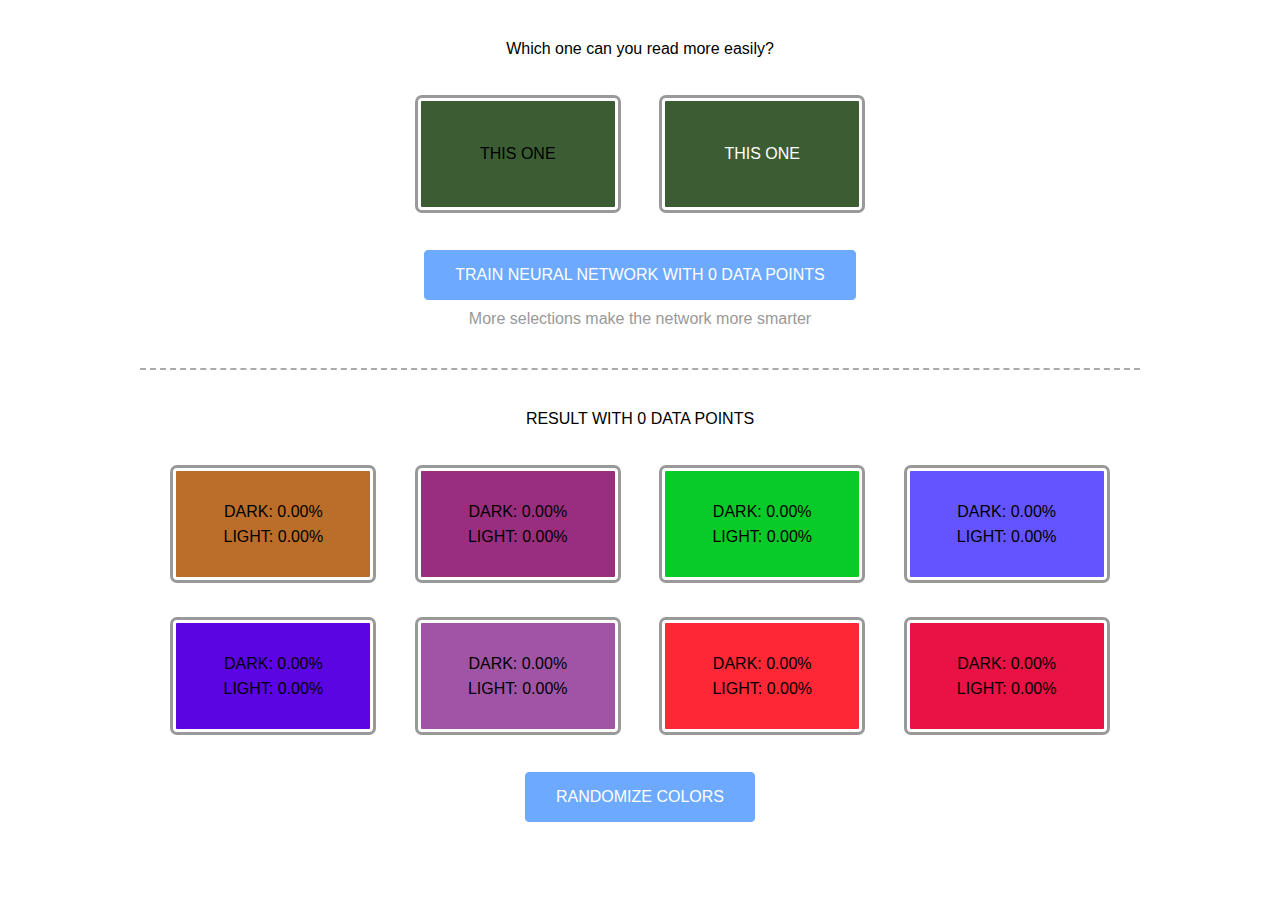
<file: ml-recognize-contrast/index.html>
<!doctype html>
<html lang="en">
<head>
  <meta charset="utf-8" />
  <title>Neural Network Recognize Color Contrast</title>
  <link rel="stylesheet" href="index.css?v=1" />
  <meta name="viewport" content="width=device-width, initial-scale=1, maximum-scale=1, user-scalable=no" />
  <script src="brain.min.js"></script>
</head>
<body>
  <div>Which one can you read more easily?</div>

  <div class="squares">
    <div id="square1" class="square light hover mt-40 ml-40">THIS ONE</div>
    <div id="square2" class="square dark hover mt-40 ml-40">THIS ONE</div>
  </div>

  <button id="trainNeuralNetwork" class="mt-40" disabled="disabled">Train Neural Network with <span id="countDataPoints">0</span> Data Points</button>

  <div class="mt-10 mb-40 c-999">More selections make the network more smarter</div>

  <hr />

  <div class="mt-40">RESULT WITH <span id="resultWithXDataPoints">0</span> DATA POINTS</div>

  <div class="squares">
    <div id="square3" class="square light mt-40 ml-40">
      <div class="dark">DARK: 0.00%</div>
      <div class="light">LIGHT: 0.00%</div>
    </div>
    <div id="square4" class="square light mt-40 ml-40">
      <div class="dark">DARK: 0.00%</div>
      <div class="light">LIGHT: 0.00%</div>
    </div>
    <div id="square5" class="square light mt-40 ml-40">
      <div class="dark">DARK: 0.00%</div>
      <div class="light">LIGHT: 0.00%</div>
    </div>
    <div id="square6" class="square light mt-40 ml-40">
      <div class="dark">DARK: 0.00%</div>
      <div class="light">LIGHT: 0.00%</div>
    </div>
    <div id="square7" class="square light mt-40 ml-40">
      <div class="dark">DARK: 0.00%</div>
      <div class="light">LIGHT: 0.00%</div>
    </div>
    <div id="square8" class="square light mt-40 ml-40">
      <div class="dark">DARK: 0.00%</div>
      <div class="light">LIGHT: 0.00%</div>
    </div>
    <div id="square9" class="square light mt-40 ml-40">
      <div class="dark">DARK: 0.00%</div>
      <div class="light">LIGHT: 0.00%</div>
    </div>
    <div id="square10" class="square light mt-40 ml-40">
      <div class="dark">DARK: 0.00%</div>
      <div class="light">LIGHT: 0.00%</div>
    </div>
  </div>

  <button id="randomizeColors" class="mt-40" disabled="disabled">Randomize Colors</button>

  <script src="index.js?v=1"></script>
</body>
</html>
</file>
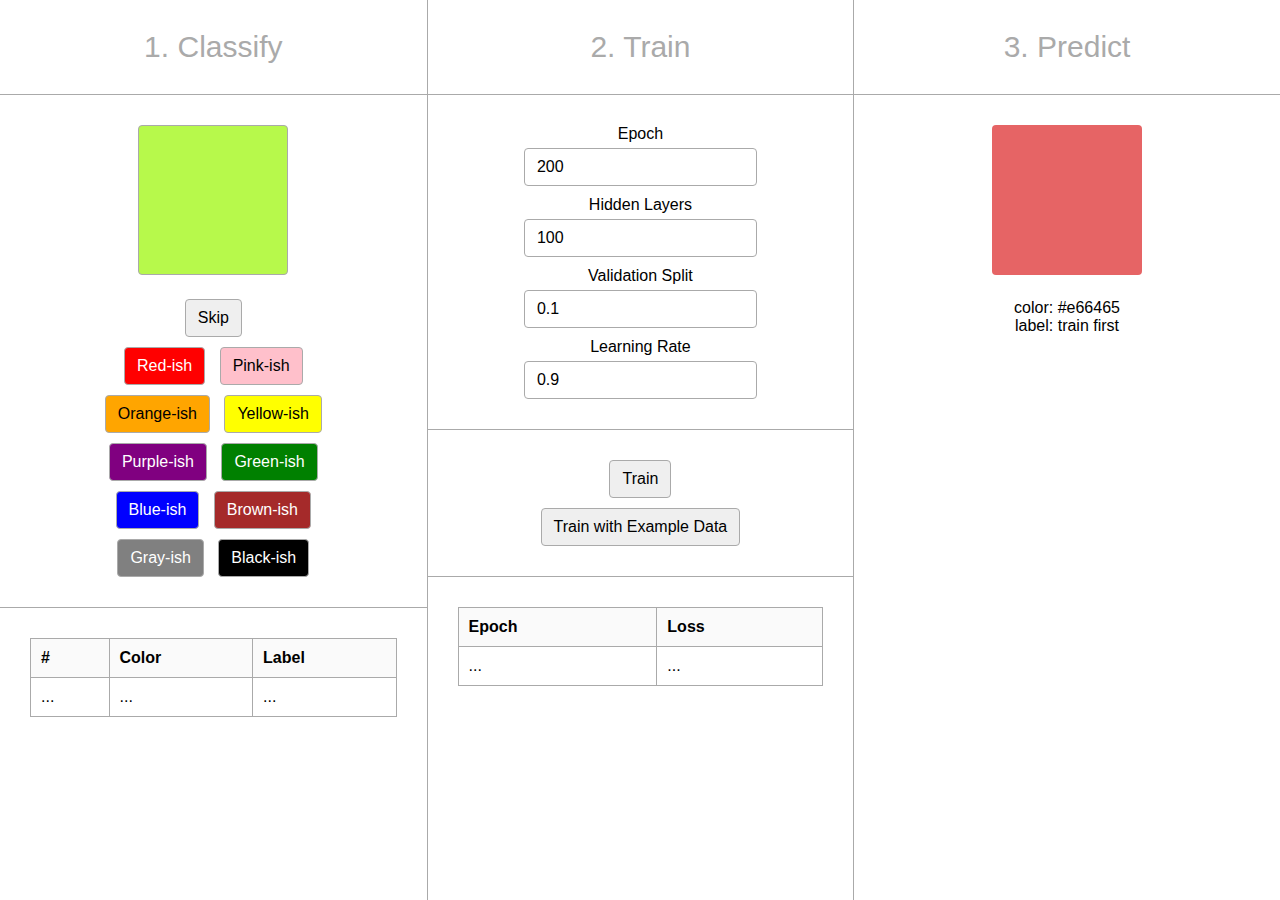
<file: ai/color-classifier/index.html>
<!doctype html>
<html lang="en">
<head>
  <meta charset="utf-8" />
  <title>Color Classifier</title>
  <link rel="stylesheet" href="./style.css?v=8" />
  <meta name="viewport" content="width=device-width, initial-scale=1, maximum-scale=1, user-scalable=no" />
</head>
<body>
  <section>
    <div class="sectionTitle">1. Classify</div>

    <div class="sectionContent">
      <div id="showColor"></div>

      <div class="classifyColors">
        <div class="mt-20">
          <button class="classifyButton crb skip">
            Skip
          </button>
        </div>

        <div class="mt-10">
          <button
            data-color="red-ish"
            class="classifyButton"
            style="background-color: red;">
            Red-ish
          </button>
          <button
            data-color="pink-ish"
            class="classifyButton"
            style="background-color: pink; color: black;">
            Pink-ish
          </button>
        </div>
        <div class="mt-10">
          <button
            data-color="orange-ish"
            class="classifyButton"
            style="background-color: orange; color: black;">
            Orange-ish
          </button>
          <button
            data-color="yellow-ish"
            class="classifyButton"
            style="background-color: yellow; color: black;">
            Yellow-ish
          </button>
        </div>
        <div class="mt-10">
          <button
            data-color="purple-ish"
            class="classifyButton"
            style="background-color: purple;">
            Purple-ish
          </button>
          <button
            data-color="green-ish"
            class="classifyButton"
            style="background-color: green;">
            Green-ish
          </button>
        </div>
        <div class="mt-10">
          <button
            data-color="blue-ish"
            class="classifyButton"
            style="background-color: blue;">
            Blue-ish
          </button>
          <button
            data-color="brown-ish"
            class="classifyButton"
            style="background-color: brown;">
            Brown-ish
          </button>
        </div>
        <div class="mt-10">
          <button
            data-color="gray-ish"
            class="classifyButton"
            style="background-color: gray;">
            Gray-ish
          </button>
          <button
            data-color="black-ish"
            class="classifyButton"
            style="background-color: black;">
            Black-ish
          </button>
        </div>
      </div>
    </div>

    <div class="sectionContent">
      <table id="selectedColors">
        <thead>
          <tr>
            <th>#</th>
            <th>Color</th>
            <th>Label</th>
          </tr>
        </thead>

        <tbody>
          <tr>
            <td>...</td>
            <td>...</td>
            <td>...</td>
          </tr>
        </tbody>
      </table>
    </div>
  </section>

  <section>
    <div class="sectionTitle">2. Train</div>

    <div class="sectionContent">
      <div class="field">
        <label for="trainEpoch">
          Epoch
        </label>
        <br />
        <input
          type="text"
          value="200"
          class="mt-5"
          id="trainEpoch" />
      </div>

      <div class="field mt-10">
        <label for="trainHiddenLayers">
          Hidden Layers
        </label>
        <br />
        <input
          type="text"
          value="100"
          class="mt-5"
          id="trainHiddenLayers" />
      </div>

      <div class="field mt-10">
        <label for="trainValidationSplit">
          Validation Split
        </label>
        <br />
        <input
          type="text"
          value="0.1"
          class="mt-5"
          id="trainValidationSplit" />
      </div>

      <div class="field mt-10">
        <label for="trainLearningRate">
          Learning Rate
        </label>
        <br />
        <input
          type="text"
          value="0.9"
          class="mt-5"
          id="trainLearningRate" />
      </div>
    </div>

    <div class="sectionContent">
      <div>
        <button
          class="crb"
          id="trainData">
          Train
        </button>
      </div>

      <div>
        <button
          class="crb mt-10"
          id="trainWithExampleData">
          Train with Example Data
        </button>
      </div>
    </div>

    <div class="sectionContent">
      <table id="trainResults">
        <thead>
          <tr>
            <th>Epoch</th>
            <th>Loss</th>
          </tr>
        </thead>

        <tbody>
          <tr>
            <td>...</td>
            <td>...</td>
          </tr>
        </tbody>
      </table>
    </div>
  </section>

  <section>
    <div class="sectionTitle">3. Predict</div>

    <div class="sectionContent">
      <input
        type="color"
        value="#e66465"
        id="colorWillPredict" />

      <div class="mt-20">
        <div id="selectedColor">color: #e66465</div>
        <div id="label">label: train first</div>
      </div>
    </div>
  </section>

  <script src="./../lib/tensorflow/1.2.8/tf.min.js"></script>
  <script src="./main.js?v=7"></script>
</body>
</html>
</file>
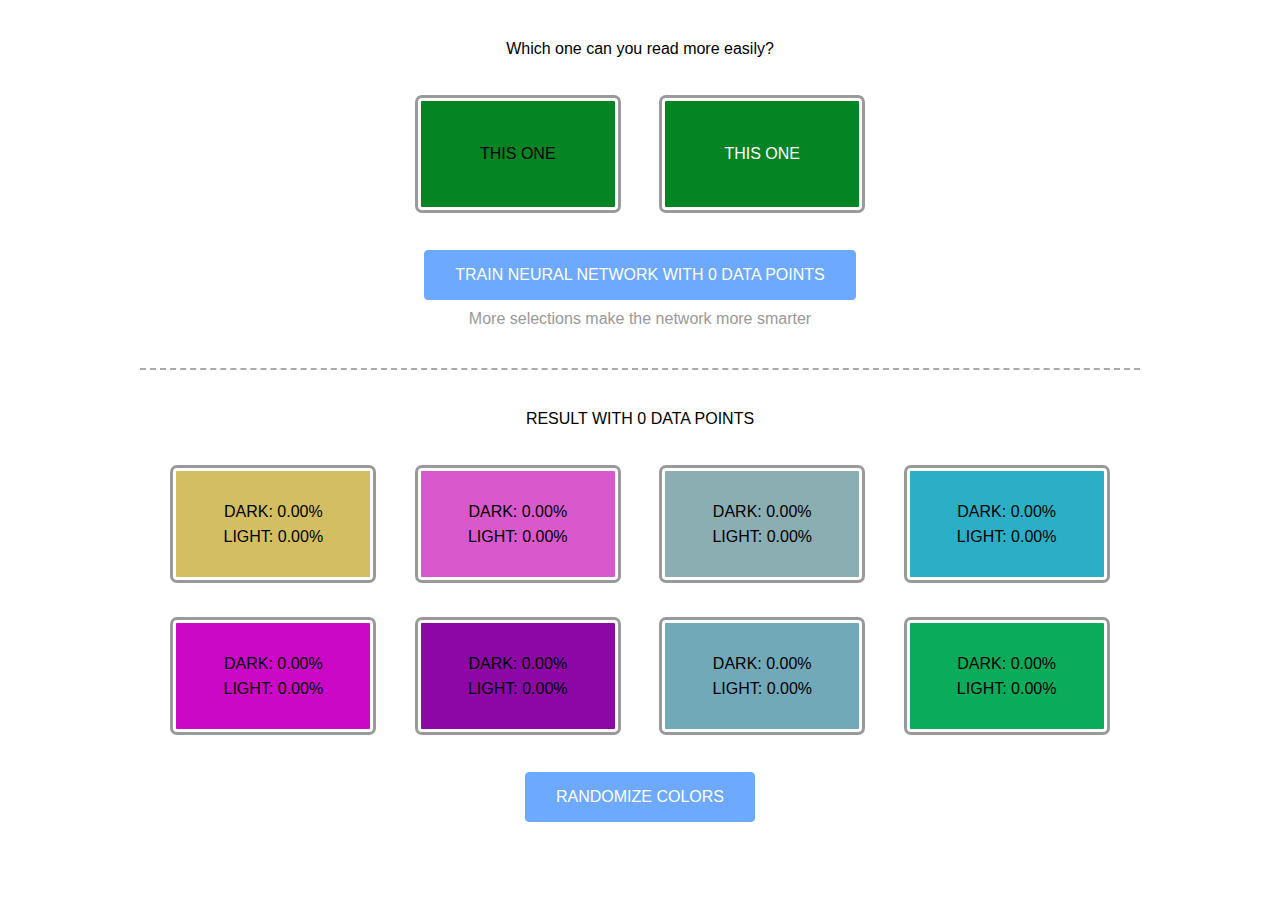
<file: ai/recognize-contrast/index.html>
<!doctype html>
<html lang="en">
<head>
  <meta charset="utf-8" />
  <title>Neural Network Recognize Color Contrast</title>
  <link rel="stylesheet" href="./index.css?v=1" />
  <meta name="viewport" content="width=device-width, initial-scale=1, maximum-scale=1, user-scalable=no" />
  <script src="./../lib/brain/1.6.1/brain.min.js"></script>
</head>
<body>
  <div>Which one can you read more easily?</div>

  <div class="squares">
    <div id="square1" class="square light hover mt-40 ml-40">THIS ONE</div>
    <div id="square2" class="square dark hover mt-40 ml-40">THIS ONE</div>
  </div>

  <button id="trainNeuralNetwork" class="mt-40" disabled="disabled">Train Neural Network with <span id="countDataPoints">0</span> Data Points</button>

  <div class="mt-10 mb-40 c-999">More selections make the network more smarter</div>

  <hr />

  <div class="mt-40">RESULT WITH <span id="resultWithXDataPoints">0</span> DATA POINTS</div>

  <div class="squares">
    <div id="square3" class="square light mt-40 ml-40">
      <div class="dark">DARK: 0.00%</div>
      <div class="light">LIGHT: 0.00%</div>
    </div>
    <div id="square4" class="square light mt-40 ml-40">
      <div class="dark">DARK: 0.00%</div>
      <div class="light">LIGHT: 0.00%</div>
    </div>
    <div id="square5" class="square light mt-40 ml-40">
      <div class="dark">DARK: 0.00%</div>
      <div class="light">LIGHT: 0.00%</div>
    </div>
    <div id="square6" class="square light mt-40 ml-40">
      <div class="dark">DARK: 0.00%</div>
      <div class="light">LIGHT: 0.00%</div>
    </div>
    <div id="square7" class="square light mt-40 ml-40">
      <div class="dark">DARK: 0.00%</div>
      <div class="light">LIGHT: 0.00%</div>
    </div>
    <div id="square8" class="square light mt-40 ml-40">
      <div class="dark">DARK: 0.00%</div>
      <div class="light">LIGHT: 0.00%</div>
    </div>
    <div id="square9" class="square light mt-40 ml-40">
      <div class="dark">DARK: 0.00%</div>
      <div class="light">LIGHT: 0.00%</div>
    </div>
    <div id="square10" class="square light mt-40 ml-40">
      <div class="dark">DARK: 0.00%</div>
      <div class="light">LIGHT: 0.00%</div>
    </div>
  </div>

  <button id="randomizeColors" class="mt-40" disabled="disabled">Randomize Colors</button>

  <script src="./index.js?v=1"></script>
</body>
</html>
</file>
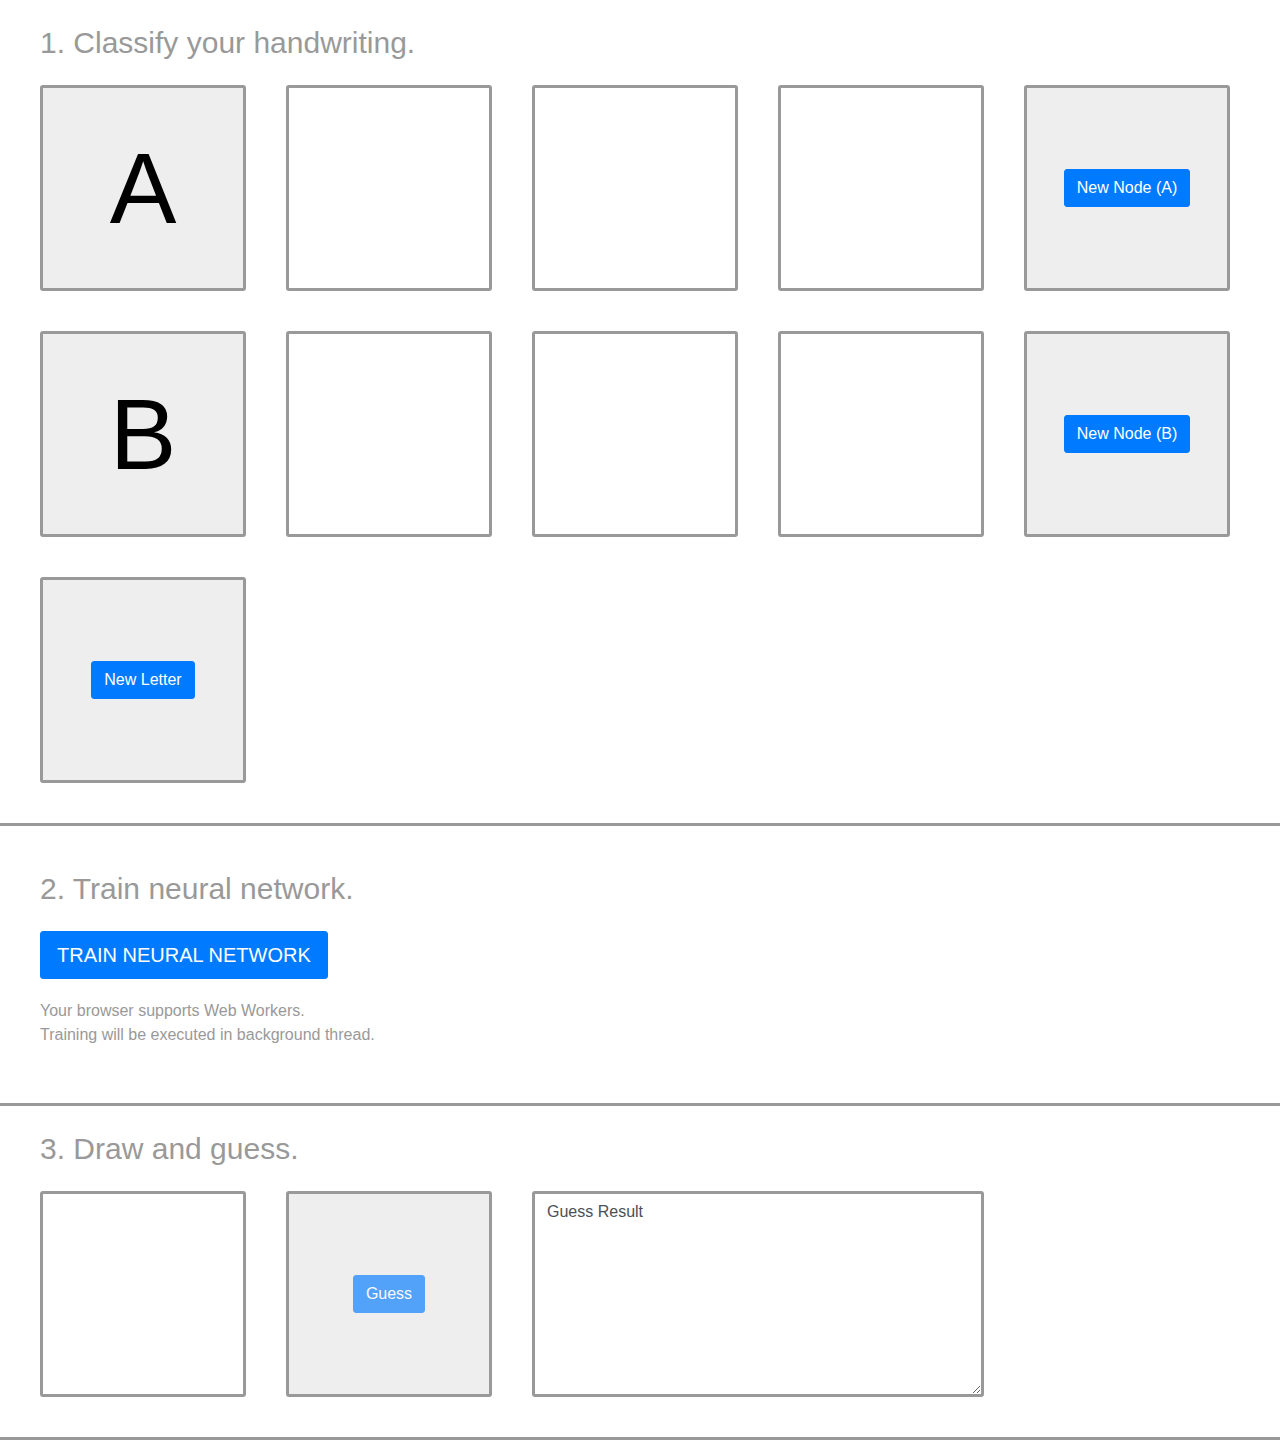
<file: ai/recognize-handwriting/index.html>
<!doctype html>
<html lang="en">
<head>
  <title>Recognize Handwriting</title>
  <meta charset="utf-8" />
  <meta name="viewport" content="width=device-width, initial-scale=1, maximum-scale=1, user-scalable=no" />

  <link rel="stylesheet" href="./lib/css/bootstrap.min.css" />
  <link rel="stylesheet" href="./css/style.css?v=4" />

  <script src="./lib/js/babel.min.js"></script>
  <script src="./lib/js/react.production.min.js"></script>
  <script src="./lib/js/react-dom.production.min.js"></script>
  <script src="./../lib/brain/1.6.1/brain.min.js"></script>
</head>
<body>
  <div id="root"></div>
  <script type="text/babel" src="./js/DrawableCanvas.js"></script>
  <script type="text/babel" src="./js/App.jsx?v=2"></script>
</body>
</html>
</file>
<file: ml-recognize-contrast/index.css>
* {
  margin: 0;
  padding: 0;
  outline: none;
  box-sizing: border-box;
}

body {
  margin: auto;
  text-align: center;
  font-family: -apple-system, BlinkMacSystemFont, "Segoe UI", Verdana, Helvetica, Arial, sans-serif, "Apple Color Emoji", "Segoe UI Emoji", "Segoe UI Symbol";
}

button {
  color: #fff;
  border: none;
  cursor: pointer;
  font-size: 16px;
  user-select: none;
  padding: 15px 30px;
  border-radius: 4px;
  background-color: #007bff;
  text-transform: uppercase;
  border: 1px solid #007bff;
  transition: all .15s ease-in-out;
}
button:hover {
  border-color: #0062cc;
  background-color: #0069d9;
}
button:active {
  border-color: #005cbf;
  background-color: #0062cc;
}
button:disabled {
  cursor: default;
  border-color: #6daaff;
  background-color: #6daaff;
}

hr {
  height: 0;
  border: none;
  border-top: 2px dashed #aaa;
}

.c-b { clear: both; }

.mt-10 { margin-top: 10px; }
.mt-40 { margin-top: 40px; }
.mt-50 { margin-top: 50px; }
.mt-80 { margin-top: 80px; }
.mt-100 { margin-top: 100px; }

.ml-40 { margin-left: 40px; }

.mb-40 { margin-bottom: 40px; }

.c-aaa { color: #aaa; }
.c-999 { color: #999; }

.square {
  width: 200px;
  height: 112px;
  padding-top: 28px;
  line-height: 25px;
  user-select: none;
  border-radius: 4px;
  display: inline-block;
  border: 3px solid #fff;
  box-shadow: 0 0 0px 3px #999;
  transition: all 75ms ease-in-out;
}
.square.hover {
  padding-top: 0;
  cursor: pointer;
  line-height: 106px;
}
.square.hover:hover {
  box-shadow: 0 0 0px 3px #ef4657;
}
.square.dark {
  color: #fff;
}
.square.light {
  color: #000;
}

.squares {
  margin-left: -40px;
}

@media (max-width: 999px) {
  body {
    width: 100%;
    padding: 40px;
  }
}
@media (min-width: 1000px) {
  body {
    width: 1000px;
    padding: 40px 0;
  }
}
</file>
<file: ai/color-classifier/style.css>
:root {
  --border-radius: 4px;
  --border-color: #aaa;
}

body {
  margin: 0;
  padding: 0;
}
body, input {
  font-family: -apple-system, BlinkMacSystemFont, "Segoe UI", Verdana, Helvetica, Arial, sans-serif, "Apple Color Emoji", "Segoe UI Emoji", "Segoe UI Symbol";
}
html, body {
  height: 100%;
}
* {
  box-sizing: border-box;
}
button {
  color: #fff;
  outline: none;
  cursor: pointer;
  font-size: 16px;
  user-select: none;
  line-height: 24px;
  padding: 6px 12px;
  display: inline-block;
  border-radius: var(--border-radius);
  border: 1px solid var(--border-color);
}
button.crb {
  color: #000;
}
input[type='text'] {
  outline: none;
  font-size: 16px;
  line-height: 24px;
  padding: 6px 12px;
  border-radius: var(--border-radius);
  border: 1px solid var(--border-color);
}
input[type='color'] {
  padding: 0;
  width: 150px;
  border: none;
  height: 150px;
  outline: none;
  background-color: blue;
  --webkit-appearance: none;
  border-radius: var(--border-radius);
}
input[type='color']::-webkit-color-swatch-wrapper {
  padding: 0;
}
input[type='color']::-webkit-color-swatch {
  border: none;
}
table {
  width: 100%;
  border-collapse: collapse;
}
table, th, td {
  border: 1px solid #aaa;
}
th {
  background-color: #fafafa;
}
th, td {
  padding: 10px;
  text-align: left;
}

.mt-5 { margin-top: 5px; }
.mt-10 { margin-top: 10px; }
.mt-20 { margin-top: 20px; }
.mt-40 { margin-top: 40px; }

section {
  float: left;
  text-align: center;
}
@media (max-width: 767px) {
  section {
    width: 100%;
    border-top: 1px solid var(--border-color);
  }
  section:first-child {
    border-top: none;
  }
}
@media (min-width: 768px) {
  section {
    height: 100%;
    width: 33.33%;
    overflow-y: auto;
    border-left: 1px solid var(--border-color);
  }
  section:first-child {
    border-left: none;
  }
}
.sectionTitle {
  padding: 30px;
  font-size: 30px;
  color: var(--border-color);
}
.sectionContent {
  padding: 30px;
  border-top: 1px solid var(--border-color);
}

#showColor {
  width: 150px;
  height: 150px;
  display: inline-block;
  border-radius: var(--border-radius);
  border: 1px solid var(--border-color);
}
.classifyButton {
  margin-left: 10px;
  display: inline-block;
}
.classifyButton:first-child {
  margin-left: 0;
}
#selectedColors div {
  width: 20px;
  height: 20px;
}
</file>
<file: ai/recognize-contrast/index.css>
* {
  margin: 0;
  padding: 0;
  outline: none;
  box-sizing: border-box;
}

body {
  margin: auto;
  text-align: center;
  font-family: -apple-system, BlinkMacSystemFont, "Segoe UI", Verdana, Helvetica, Arial, sans-serif, "Apple Color Emoji", "Segoe UI Emoji", "Segoe UI Symbol";
}

button {
  color: #fff;
  border: none;
  cursor: pointer;
  font-size: 16px;
  user-select: none;
  padding: 15px 30px;
  border-radius: 4px;
  background-color: #007bff;
  text-transform: uppercase;
  border: 1px solid #007bff;
  transition: all .15s ease-in-out;
}
button:hover {
  border-color: #0062cc;
  background-color: #0069d9;
}
button:active {
  border-color: #005cbf;
  background-color: #0062cc;
}
button:disabled {
  cursor: default;
  border-color: #6daaff;
  background-color: #6daaff;
}

hr {
  height: 0;
  border: none;
  border-top: 2px dashed #aaa;
}

.c-b { clear: both; }

.mt-10 { margin-top: 10px; }
.mt-40 { margin-top: 40px; }
.mt-50 { margin-top: 50px; }
.mt-80 { margin-top: 80px; }
.mt-100 { margin-top: 100px; }

.ml-40 { margin-left: 40px; }

.mb-40 { margin-bottom: 40px; }

.c-aaa { color: #aaa; }
.c-999 { color: #999; }

.square {
  width: 200px;
  height: 112px;
  padding-top: 28px;
  line-height: 25px;
  user-select: none;
  border-radius: 4px;
  display: inline-block;
  border: 3px solid #fff;
  box-shadow: 0 0 0px 3px #999;
  transition: all 75ms ease-in-out;
}
.square.hover {
  padding-top: 0;
  cursor: pointer;
  line-height: 106px;
}
.square.hover:hover {
  box-shadow: 0 0 0px 3px #ef4657;
}
.square.dark {
  color: #fff;
}
.square.light {
  color: #000;
}

.squares {
  margin-left: -40px;
}

@media (max-width: 999px) {
  body {
    width: 100%;
    padding: 40px;
  }
}
@media (min-width: 1000px) {
  body {
    width: 1000px;
    padding: 40px 0;
  }
}
</file>
<file: ai/recognize-handwriting/css/style.css>
.dt {
  width: 100%;
  height: 100%;
  display: table;
}
.dt .dtc {
  text-align: center;
  display: table-cell;
  vertical-align: middle;
}

.mt-10 { margin-top: 10px; }
.mt-20 { margin-top: 20px; }

.btn {
  border-radius: 3px;
}

.section {
  padding: 40px;
  border-bottom: 3px solid #999;
}
.section.p-20 {
  padding: 20px 0;
}
.section.p-20 .title {
  padding: 0 40px;
}

.title {
  color: #999;
  font-size: 30px;
}
.description {
  color: #999;
}

.letter {
  width: 100%;
  height: 226px;
  padding: 0 40px;
  margin-top: 20px;
  overflow-x: auto;
  overflow-y: hidden;
  white-space: nowrap;
}
.letter:first-child {
  margin-top: 40px;
}

.letter .square, .letter canvas, .letter .guessResult {
  margin-left: 40px;
  border-radius: 3px;
  display: inline-block;
  border: 3px solid #999;
}

.letter .square {
  width: 206px;
  height: 206px;
  background-color: #eee;
}
.letter .square:first-child {
  margin-left: 0;
}
.guessResult {
  margin: 0;
  max-width: 452px;
  height: 206px !important;
  box-shadow: none !important;
}

.letter .square input {
  width: 100%;
  height: 100%;
  border: none;
  outline: none;
  font-size: 100px;
  text-align: center;
  background-color: #eee;
}

.letter canvas {
  touch-action: none;
}
.letter canvas:first-child {
  margin-left: 0;
}

@media (max-width: 999px) {
  .letter {
    overflow-x: scroll;
    -webkit-overflow-scrolling: touch;
  }
}

.trainingOptions {
  width: 400px;
}
</file>
